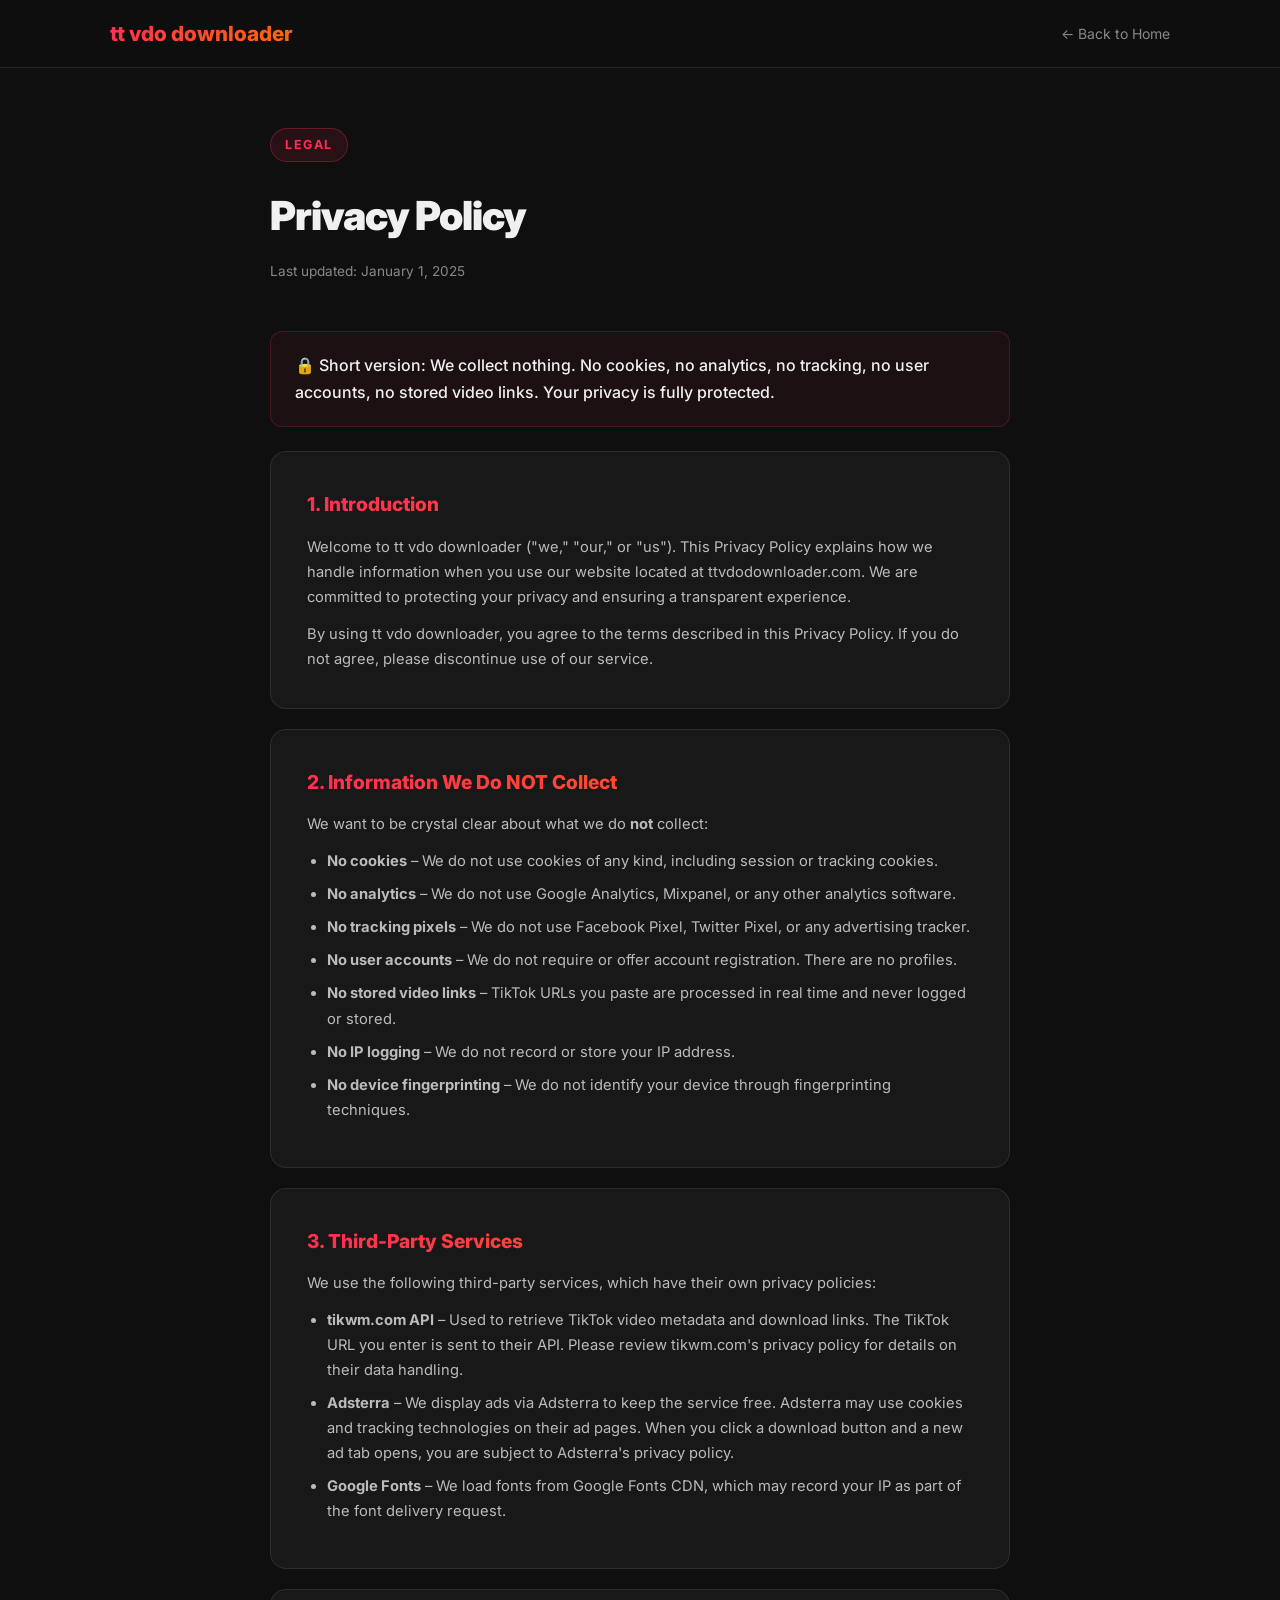
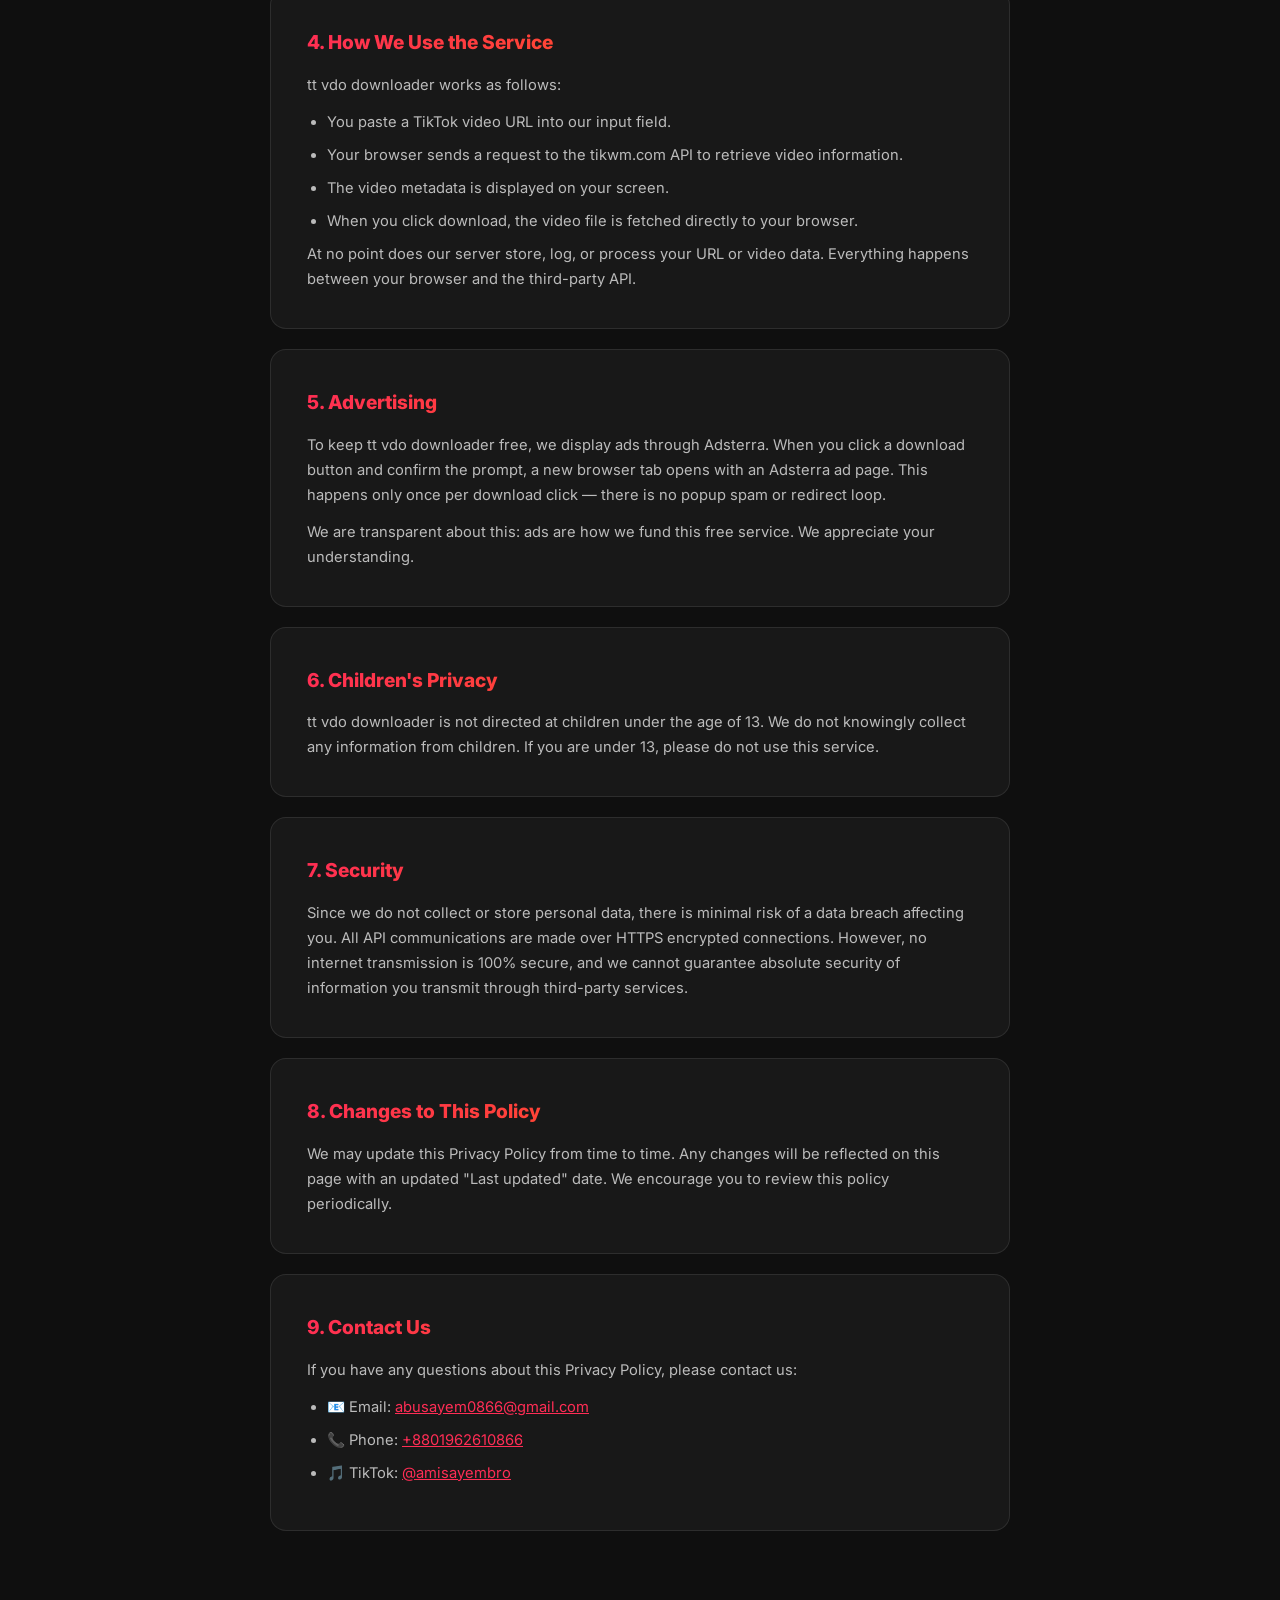
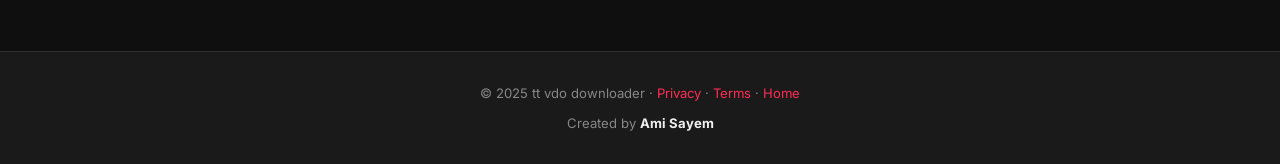
<file: privacy.html>
<!DOCTYPE html>
<html lang="en">
<head>
  <meta charset="UTF-8" />
  <meta name="viewport" content="width=device-width, initial-scale=1.0" />
  <title>Privacy Policy – tt vdo downloader</title>
  <meta name="description" content="Privacy Policy for tt vdo downloader. We do not collect cookies, analytics, or personal data." />
  <meta name="robots" content="index, follow" />
  <link rel="canonical" href="https://ttvdodownloader.com/privacy.html" />
  <link rel="icon" type="image/svg+xml" href="/icons/icon.svg" />
  <link rel="icon" type="image/png" sizes="32x32" href="/icons/icon-32.png" />
  <link rel="preconnect" href="https://fonts.googleapis.com" />
  <link href="https://fonts.googleapis.com/css2?family=Inter:wght@400;500;600;700;800&display=swap" rel="stylesheet" />
  <style>
    *, *::before, *::after { box-sizing: border-box; margin: 0; padding: 0; }
    :root { --pink: #ff2d55; --orange: #ff6b00; --dark: #0f0f0f; --dark2: #1a1a1a; --glass: rgba(255,255,255,0.04); --glass-border: rgba(255,255,255,0.09); --text: #f0f0f0; --muted: #888; --grad: linear-gradient(135deg, #ff2d55, #ff6b00); }
    body { font-family: 'Inter', sans-serif; background: var(--dark); color: var(--text); line-height: 1.7; }
    nav { background: rgba(15,15,15,0.9); backdrop-filter: blur(20px); border-bottom: 1px solid var(--glass-border); padding: 16px 0; position: sticky; top: 0; z-index: 100; }
    .nav-inner { max-width: 1100px; margin: 0 auto; padding: 0 20px; display: flex; align-items: center; justify-content: space-between; }
    .logo { font-size: 1.3rem; font-weight: 800; text-decoration: none; background: var(--grad); -webkit-background-clip: text; -webkit-text-fill-color: transparent; background-clip: text; }
    .nav-home { color: var(--muted); text-decoration: none; font-size: 0.875rem; transition: color 0.2s; }
    .nav-home:hover { color: var(--text); }
    .container { max-width: 780px; margin: 0 auto; padding: 60px 20px 100px; }
    .page-badge { display: inline-block; background: rgba(255,45,85,0.1); border: 1px solid rgba(255,45,85,0.3); color: var(--pink); padding: 5px 14px; border-radius: 100px; font-size: 0.78rem; font-weight: 700; letter-spacing: 1.5px; text-transform: uppercase; margin-bottom: 20px; }
    h1 { font-size: clamp(1.8rem, 4vw, 2.5rem); font-weight: 900; letter-spacing: -1px; margin-bottom: 10px; }
    .last-updated { color: var(--muted); font-size: 0.85rem; margin-bottom: 48px; }
    .content-card { background: var(--glass); border: 1px solid var(--glass-border); border-radius: 16px; padding: 36px; margin-bottom: 20px; }
    .content-card h2 { font-size: 1.2rem; font-weight: 800; margin-bottom: 14px; background: var(--grad); -webkit-background-clip: text; -webkit-text-fill-color: transparent; background-clip: text; }
    .content-card p { color: #bbb; font-size: 0.92rem; margin-bottom: 12px; }
    .content-card p:last-child { margin-bottom: 0; }
    .content-card ul { padding-left: 20px; color: #bbb; font-size: 0.92rem; }
    .content-card li { margin-bottom: 8px; }
    .highlight-box { background: rgba(255,45,85,0.06); border: 1px solid rgba(255,45,85,0.2); border-radius: 12px; padding: 20px 24px; margin: 24px 0; }
    .highlight-box p { color: var(--text) !important; font-weight: 500; }
    footer { background: var(--dark2); border-top: 1px solid var(--glass-border); padding: 30px 20px; text-align: center; color: var(--muted); font-size: 0.82rem; }
    footer a { color: var(--pink); text-decoration: none; }
  </style>
</head>
<body>
<nav>
  <div class="nav-inner">
    <a href="/" class="logo">tt vdo downloader</a>
    <a href="/" class="nav-home">← Back to Home</a>
  </div>
</nav>

<div class="container">
  <div class="page-badge">Legal</div>
  <h1>Privacy Policy</h1>
  <p class="last-updated">Last updated: January 1, 2025</p>

  <div class="highlight-box">
    <p>🔒 Short version: We collect nothing. No cookies, no analytics, no tracking, no user accounts, no stored video links. Your privacy is fully protected.</p>
  </div>

  <div class="content-card">
    <h2>1. Introduction</h2>
    <p>Welcome to tt vdo downloader ("we," "our," or "us"). This Privacy Policy explains how we handle information when you use our website located at ttvdodownloader.com. We are committed to protecting your privacy and ensuring a transparent experience.</p>
    <p>By using tt vdo downloader, you agree to the terms described in this Privacy Policy. If you do not agree, please discontinue use of our service.</p>
  </div>

  <div class="content-card">
    <h2>2. Information We Do NOT Collect</h2>
    <p>We want to be crystal clear about what we do <strong>not</strong> collect:</p>
    <ul>
      <li><strong>No cookies</strong> – We do not use cookies of any kind, including session or tracking cookies.</li>
      <li><strong>No analytics</strong> – We do not use Google Analytics, Mixpanel, or any other analytics software.</li>
      <li><strong>No tracking pixels</strong> – We do not use Facebook Pixel, Twitter Pixel, or any advertising tracker.</li>
      <li><strong>No user accounts</strong> – We do not require or offer account registration. There are no profiles.</li>
      <li><strong>No stored video links</strong> – TikTok URLs you paste are processed in real time and never logged or stored.</li>
      <li><strong>No IP logging</strong> – We do not record or store your IP address.</li>
      <li><strong>No device fingerprinting</strong> – We do not identify your device through fingerprinting techniques.</li>
    </ul>
  </div>

  <div class="content-card">
    <h2>3. Third-Party Services</h2>
    <p>We use the following third-party services, which have their own privacy policies:</p>
    <ul>
      <li><strong>tikwm.com API</strong> – Used to retrieve TikTok video metadata and download links. The TikTok URL you enter is sent to their API. Please review tikwm.com's privacy policy for details on their data handling.</li>
      <li><strong>Adsterra</strong> – We display ads via Adsterra to keep the service free. Adsterra may use cookies and tracking technologies on their ad pages. When you click a download button and a new ad tab opens, you are subject to Adsterra's privacy policy.</li>
      <li><strong>Google Fonts</strong> – We load fonts from Google Fonts CDN, which may record your IP as part of the font delivery request.</li>
    </ul>
  </div>

  <div class="content-card">
    <h2>4. How We Use the Service</h2>
    <p>tt vdo downloader works as follows:</p>
    <ul>
      <li>You paste a TikTok video URL into our input field.</li>
      <li>Your browser sends a request to the tikwm.com API to retrieve video information.</li>
      <li>The video metadata is displayed on your screen.</li>
      <li>When you click download, the video file is fetched directly to your browser.</li>
    </ul>
    <p>At no point does our server store, log, or process your URL or video data. Everything happens between your browser and the third-party API.</p>
  </div>

  <div class="content-card">
    <h2>5. Advertising</h2>
    <p>To keep tt vdo downloader free, we display ads through Adsterra. When you click a download button and confirm the prompt, a new browser tab opens with an Adsterra ad page. This happens only once per download click — there is no popup spam or redirect loop.</p>
    <p>We are transparent about this: ads are how we fund this free service. We appreciate your understanding.</p>
  </div>

  <div class="content-card">
    <h2>6. Children's Privacy</h2>
    <p>tt vdo downloader is not directed at children under the age of 13. We do not knowingly collect any information from children. If you are under 13, please do not use this service.</p>
  </div>

  <div class="content-card">
    <h2>7. Security</h2>
    <p>Since we do not collect or store personal data, there is minimal risk of a data breach affecting you. All API communications are made over HTTPS encrypted connections. However, no internet transmission is 100% secure, and we cannot guarantee absolute security of information you transmit through third-party services.</p>
  </div>

  <div class="content-card">
    <h2>8. Changes to This Policy</h2>
    <p>We may update this Privacy Policy from time to time. Any changes will be reflected on this page with an updated "Last updated" date. We encourage you to review this policy periodically.</p>
  </div>

  <div class="content-card">
    <h2>9. Contact Us</h2>
    <p>If you have any questions about this Privacy Policy, please contact us:</p>
    <ul>
      <li>📧 Email: <a href="mailto:abusayem0866@gmail.com" style="color:var(--pink);">abusayem0866@gmail.com</a></li>
      <li>📞 Phone: <a href="tel:+8801962610866" style="color:var(--pink);">+8801962610866</a></li>
      <li>🎵 TikTok: <a href="https://www.tiktok.com/@amisayembro" target="_blank" rel="noopener" style="color:var(--pink);">@amisayembro</a></li>
    </ul>
  </div>
</div>

<footer>
  <p>© 2025 tt vdo downloader · <a href="/privacy.html">Privacy</a> · <a href="/terms.html">Terms</a> · <a href="/">Home</a></p>
  <p style="margin-top:8px;">Created by <strong style="color:var(--text);">Ami Sayem</strong></p>
</footer>
</body>
</html>
</file>
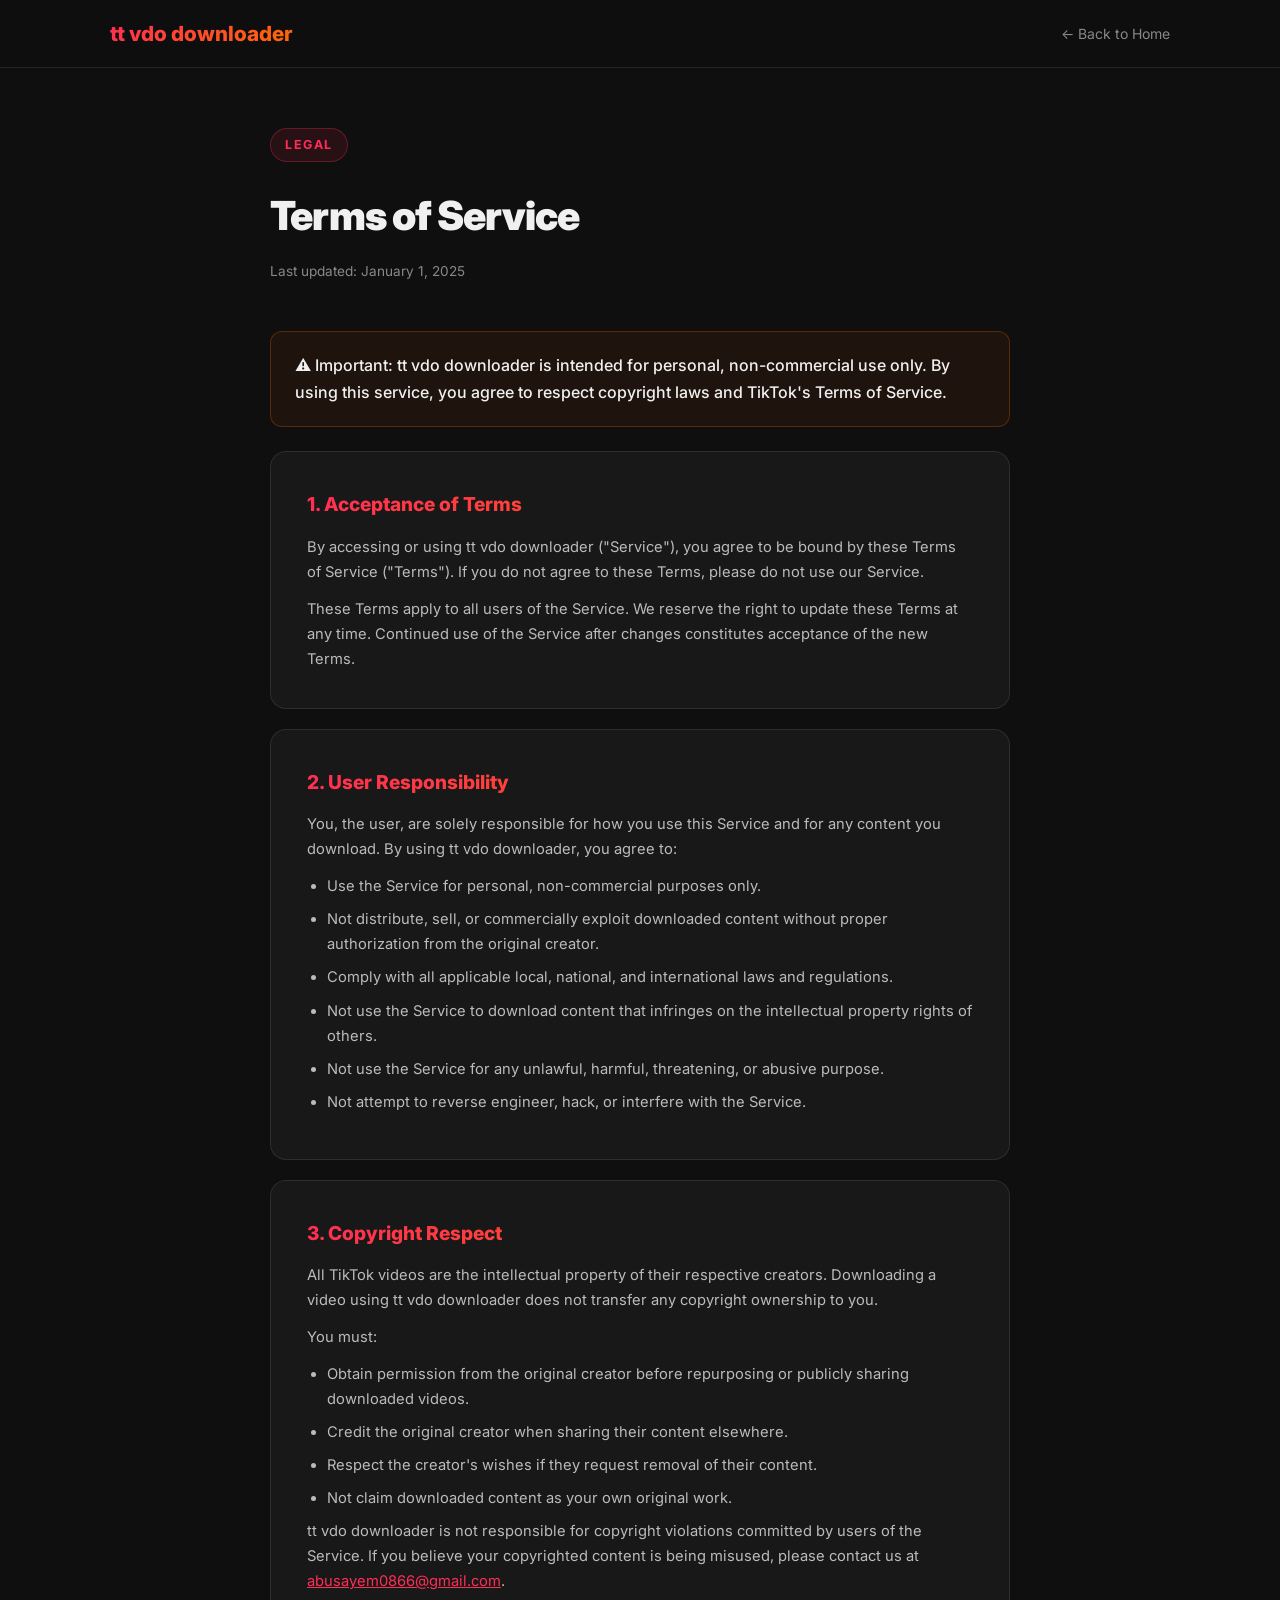
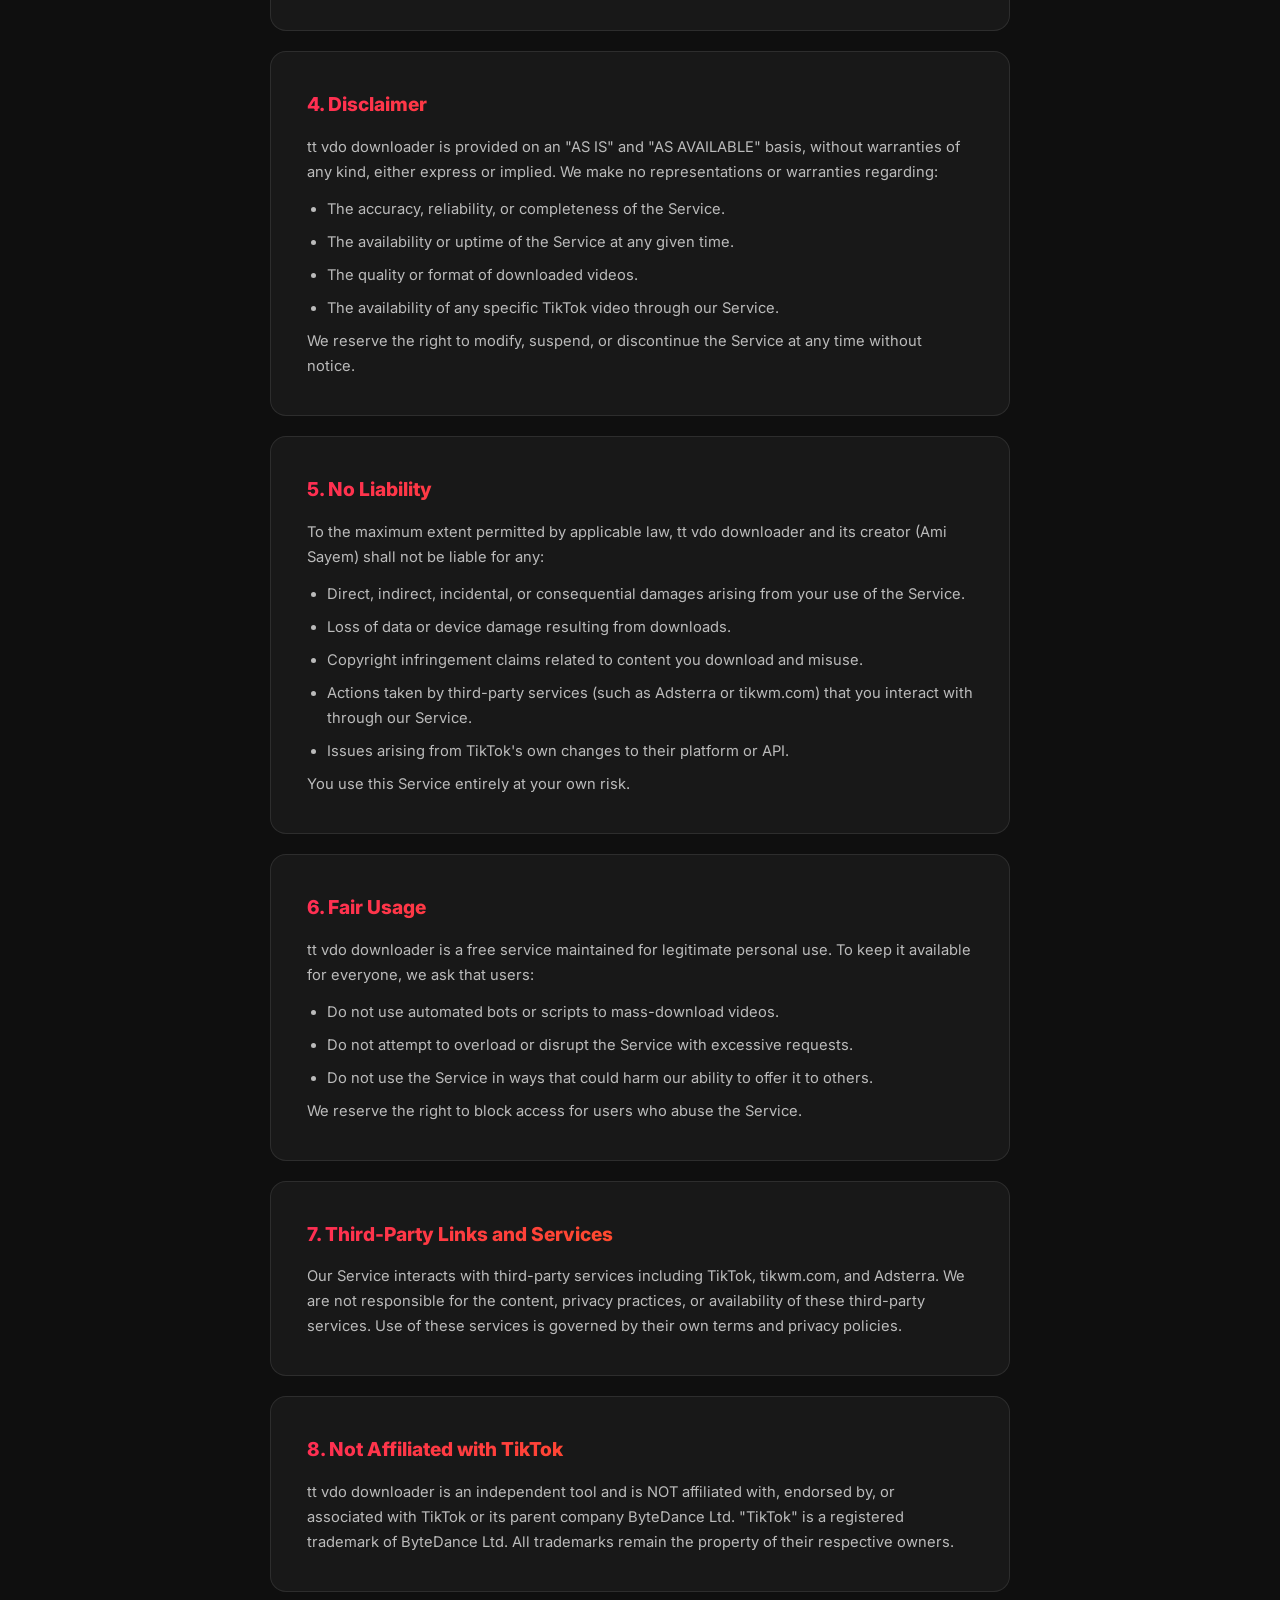
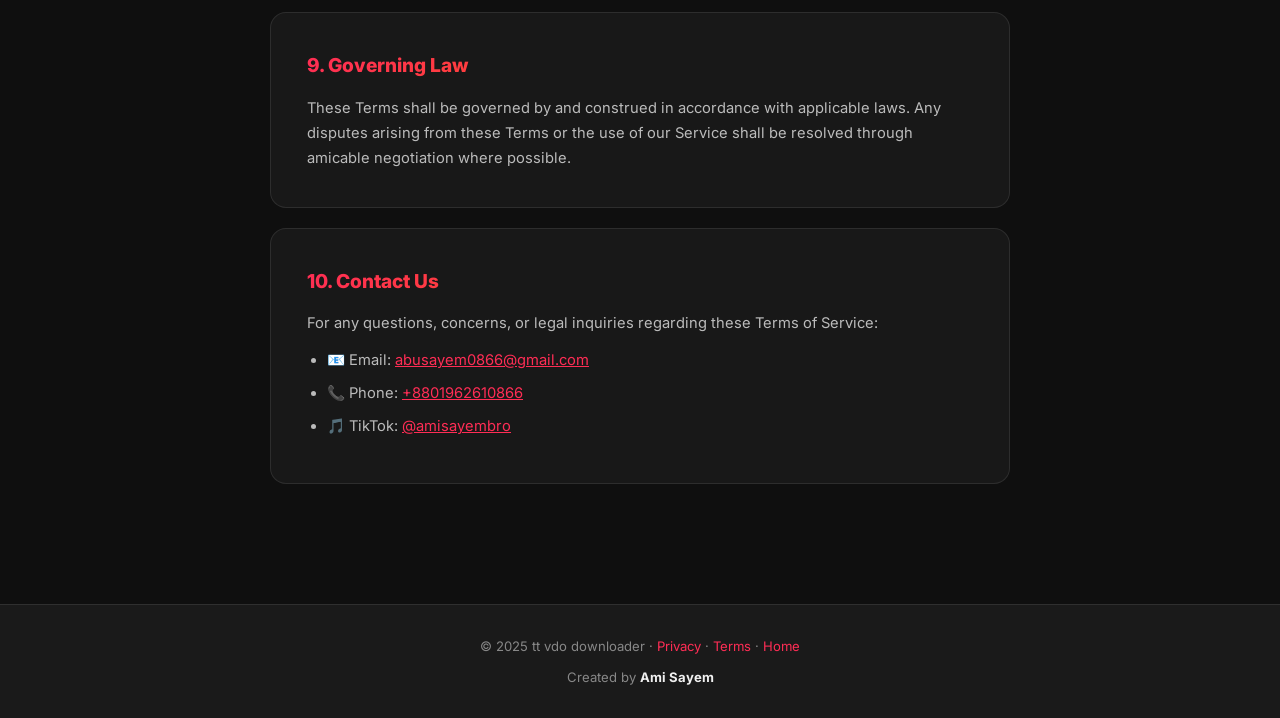
<file: terms.html>
<!DOCTYPE html>
<html lang="en">
<head>
  <meta charset="UTF-8" />
  <meta name="viewport" content="width=device-width, initial-scale=1.0" />
  <title>Terms of Service – tt vdo downloader</title>
  <meta name="description" content="Terms of Service for tt vdo downloader. Read our terms before using our free TikTok video downloader service." />
  <meta name="robots" content="index, follow" />
  <link rel="canonical" href="https://ttvdodownloader.com/terms.html" />
  <link rel="icon" type="image/svg+xml" href="/icons/icon.svg" />
  <link rel="icon" type="image/png" sizes="32x32" href="/icons/icon-32.png" />
  <link rel="preconnect" href="https://fonts.googleapis.com" />
  <link href="https://fonts.googleapis.com/css2?family=Inter:wght@400;500;600;700;800&display=swap" rel="stylesheet" />
  <style>
    *, *::before, *::after { box-sizing: border-box; margin: 0; padding: 0; }
    :root { --pink: #ff2d55; --orange: #ff6b00; --dark: #0f0f0f; --dark2: #1a1a1a; --glass: rgba(255,255,255,0.04); --glass-border: rgba(255,255,255,0.09); --text: #f0f0f0; --muted: #888; --grad: linear-gradient(135deg, #ff2d55, #ff6b00); }
    body { font-family: 'Inter', sans-serif; background: var(--dark); color: var(--text); line-height: 1.7; }
    nav { background: rgba(15,15,15,0.9); backdrop-filter: blur(20px); border-bottom: 1px solid var(--glass-border); padding: 16px 0; position: sticky; top: 0; z-index: 100; }
    .nav-inner { max-width: 1100px; margin: 0 auto; padding: 0 20px; display: flex; align-items: center; justify-content: space-between; }
    .logo { font-size: 1.3rem; font-weight: 800; text-decoration: none; background: var(--grad); -webkit-background-clip: text; -webkit-text-fill-color: transparent; background-clip: text; }
    .nav-home { color: var(--muted); text-decoration: none; font-size: 0.875rem; transition: color 0.2s; }
    .nav-home:hover { color: var(--text); }
    .container { max-width: 780px; margin: 0 auto; padding: 60px 20px 100px; }
    .page-badge { display: inline-block; background: rgba(255,45,85,0.1); border: 1px solid rgba(255,45,85,0.3); color: var(--pink); padding: 5px 14px; border-radius: 100px; font-size: 0.78rem; font-weight: 700; letter-spacing: 1.5px; text-transform: uppercase; margin-bottom: 20px; }
    h1 { font-size: clamp(1.8rem, 4vw, 2.5rem); font-weight: 900; letter-spacing: -1px; margin-bottom: 10px; }
    .last-updated { color: var(--muted); font-size: 0.85rem; margin-bottom: 48px; }
    .content-card { background: var(--glass); border: 1px solid var(--glass-border); border-radius: 16px; padding: 36px; margin-bottom: 20px; }
    .content-card h2 { font-size: 1.2rem; font-weight: 800; margin-bottom: 14px; background: var(--grad); -webkit-background-clip: text; -webkit-text-fill-color: transparent; background-clip: text; }
    .content-card p { color: #bbb; font-size: 0.92rem; margin-bottom: 12px; }
    .content-card p:last-child { margin-bottom: 0; }
    .content-card ul { padding-left: 20px; color: #bbb; font-size: 0.92rem; }
    .content-card li { margin-bottom: 8px; }
    .warning-box { background: rgba(255,107,0,0.07); border: 1px solid rgba(255,107,0,0.25); border-radius: 12px; padding: 20px 24px; margin: 24px 0; }
    .warning-box p { color: var(--text) !important; font-weight: 500; }
    footer { background: var(--dark2); border-top: 1px solid var(--glass-border); padding: 30px 20px; text-align: center; color: var(--muted); font-size: 0.82rem; }
    footer a { color: var(--pink); text-decoration: none; }
  </style>
</head>
<body>
<nav>
  <div class="nav-inner">
    <a href="/" class="logo">tt vdo downloader</a>
    <a href="/" class="nav-home">← Back to Home</a>
  </div>
</nav>

<div class="container">
  <div class="page-badge">Legal</div>
  <h1>Terms of Service</h1>
  <p class="last-updated">Last updated: January 1, 2025</p>

  <div class="warning-box">
    <p>⚠️ Important: tt vdo downloader is intended for personal, non-commercial use only. By using this service, you agree to respect copyright laws and TikTok's Terms of Service.</p>
  </div>

  <div class="content-card">
    <h2>1. Acceptance of Terms</h2>
    <p>By accessing or using tt vdo downloader ("Service"), you agree to be bound by these Terms of Service ("Terms"). If you do not agree to these Terms, please do not use our Service.</p>
    <p>These Terms apply to all users of the Service. We reserve the right to update these Terms at any time. Continued use of the Service after changes constitutes acceptance of the new Terms.</p>
  </div>

  <div class="content-card">
    <h2>2. User Responsibility</h2>
    <p>You, the user, are solely responsible for how you use this Service and for any content you download. By using tt vdo downloader, you agree to:</p>
    <ul>
      <li>Use the Service for personal, non-commercial purposes only.</li>
      <li>Not distribute, sell, or commercially exploit downloaded content without proper authorization from the original creator.</li>
      <li>Comply with all applicable local, national, and international laws and regulations.</li>
      <li>Not use the Service to download content that infringes on the intellectual property rights of others.</li>
      <li>Not use the Service for any unlawful, harmful, threatening, or abusive purpose.</li>
      <li>Not attempt to reverse engineer, hack, or interfere with the Service.</li>
    </ul>
  </div>

  <div class="content-card">
    <h2>3. Copyright Respect</h2>
    <p>All TikTok videos are the intellectual property of their respective creators. Downloading a video using tt vdo downloader does not transfer any copyright ownership to you.</p>
    <p>You must:</p>
    <ul>
      <li>Obtain permission from the original creator before repurposing or publicly sharing downloaded videos.</li>
      <li>Credit the original creator when sharing their content elsewhere.</li>
      <li>Respect the creator's wishes if they request removal of their content.</li>
      <li>Not claim downloaded content as your own original work.</li>
    </ul>
    <p>tt vdo downloader is not responsible for copyright violations committed by users of the Service. If you believe your copyrighted content is being misused, please contact us at <a href="mailto:abusayem0866@gmail.com" style="color:var(--pink);">abusayem0866@gmail.com</a>.</p>
  </div>

  <div class="content-card">
    <h2>4. Disclaimer</h2>
    <p>tt vdo downloader is provided on an "AS IS" and "AS AVAILABLE" basis, without warranties of any kind, either express or implied. We make no representations or warranties regarding:</p>
    <ul>
      <li>The accuracy, reliability, or completeness of the Service.</li>
      <li>The availability or uptime of the Service at any given time.</li>
      <li>The quality or format of downloaded videos.</li>
      <li>The availability of any specific TikTok video through our Service.</li>
    </ul>
    <p>We reserve the right to modify, suspend, or discontinue the Service at any time without notice.</p>
  </div>

  <div class="content-card">
    <h2>5. No Liability</h2>
    <p>To the maximum extent permitted by applicable law, tt vdo downloader and its creator (Ami Sayem) shall not be liable for any:</p>
    <ul>
      <li>Direct, indirect, incidental, or consequential damages arising from your use of the Service.</li>
      <li>Loss of data or device damage resulting from downloads.</li>
      <li>Copyright infringement claims related to content you download and misuse.</li>
      <li>Actions taken by third-party services (such as Adsterra or tikwm.com) that you interact with through our Service.</li>
      <li>Issues arising from TikTok's own changes to their platform or API.</li>
    </ul>
    <p>You use this Service entirely at your own risk.</p>
  </div>

  <div class="content-card">
    <h2>6. Fair Usage</h2>
    <p>tt vdo downloader is a free service maintained for legitimate personal use. To keep it available for everyone, we ask that users:</p>
    <ul>
      <li>Do not use automated bots or scripts to mass-download videos.</li>
      <li>Do not attempt to overload or disrupt the Service with excessive requests.</li>
      <li>Do not use the Service in ways that could harm our ability to offer it to others.</li>
    </ul>
    <p>We reserve the right to block access for users who abuse the Service.</p>
  </div>

  <div class="content-card">
    <h2>7. Third-Party Links and Services</h2>
    <p>Our Service interacts with third-party services including TikTok, tikwm.com, and Adsterra. We are not responsible for the content, privacy practices, or availability of these third-party services. Use of these services is governed by their own terms and privacy policies.</p>
  </div>

  <div class="content-card">
    <h2>8. Not Affiliated with TikTok</h2>
    <p>tt vdo downloader is an independent tool and is NOT affiliated with, endorsed by, or associated with TikTok or its parent company ByteDance Ltd. "TikTok" is a registered trademark of ByteDance Ltd. All trademarks remain the property of their respective owners.</p>
  </div>

  <div class="content-card">
    <h2>9. Governing Law</h2>
    <p>These Terms shall be governed by and construed in accordance with applicable laws. Any disputes arising from these Terms or the use of our Service shall be resolved through amicable negotiation where possible.</p>
  </div>

  <div class="content-card">
    <h2>10. Contact Us</h2>
    <p>For any questions, concerns, or legal inquiries regarding these Terms of Service:</p>
    <ul>
      <li>📧 Email: <a href="mailto:abusayem0866@gmail.com" style="color:var(--pink);">abusayem0866@gmail.com</a></li>
      <li>📞 Phone: <a href="tel:+8801962610866" style="color:var(--pink);">+8801962610866</a></li>
      <li>🎵 TikTok: <a href="https://www.tiktok.com/@amisayembro" target="_blank" rel="noopener" style="color:var(--pink);">@amisayembro</a></li>
    </ul>
  </div>
</div>

<footer>
  <p>© 2025 tt vdo downloader · <a href="/privacy.html">Privacy</a> · <a href="/terms.html">Terms</a> · <a href="/">Home</a></p>
  <p style="margin-top:8px;">Created by <strong style="color:var(--text);">Ami Sayem</strong></p>
</footer>
</body>
</html>
</file>
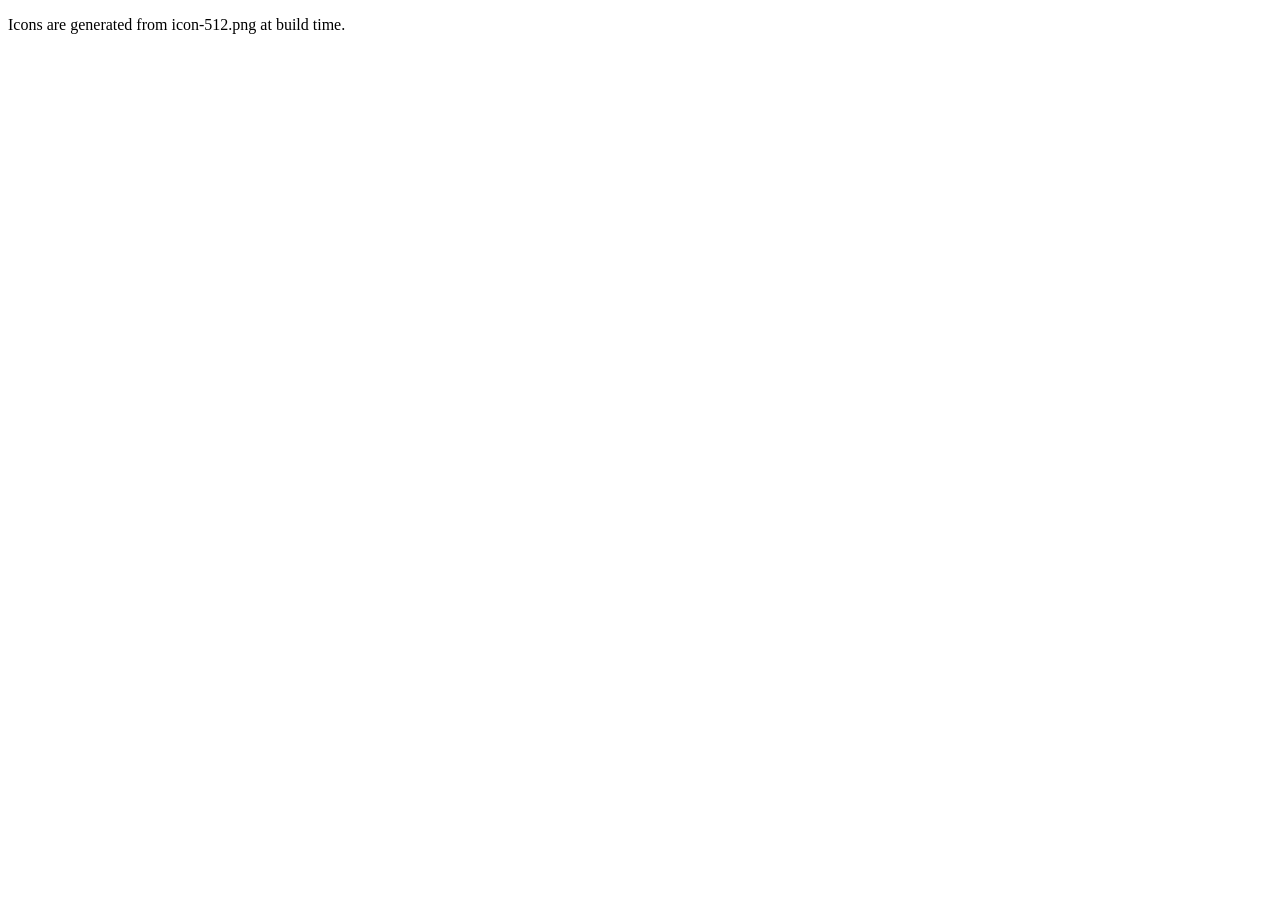
<file: icons/generate-icons.html>
<!DOCTYPE html>
<html>
<head><title>Icon Generator</title></head>
<body>
<!-- This file is for reference only - icons are generated via the build process -->
<p>Icons are generated from icon-512.png at build time.</p>
</body>
</html>
</file>
